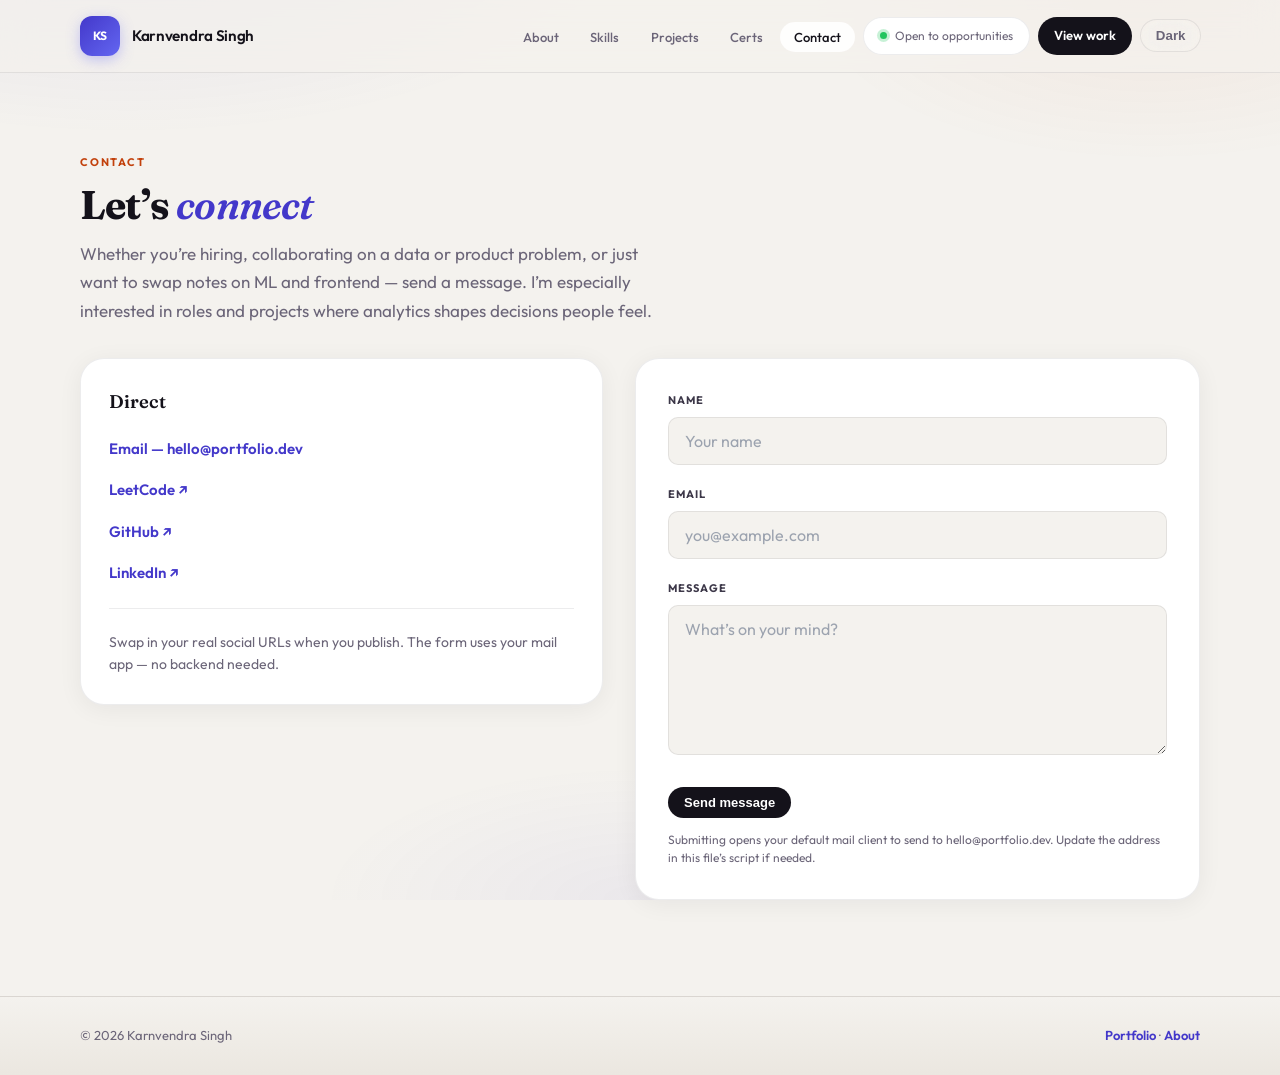
<file: contact.html>
<!DOCTYPE html>
<html lang="en">
<head>
<meta charset="UTF-8">
<meta name="viewport" content="width=device-width, initial-scale=1.0">
<title>Contact — Karnvendra Singh</title>
<link rel="preconnect" href="https://fonts.googleapis.com">
<link rel="preconnect" href="https://fonts.gstatic.com" crossorigin>
<link href="https://fonts.googleapis.com/css2?family=Fraunces:ital,opsz,wght@0,9..144,400;0,9..144,600;0,9..144,700;1,9..144,400&family=Outfit:wght@300;400;500;600;700&display=swap" rel="stylesheet">
<link rel="stylesheet" href="portfolio.css">
</head>
<body>

<header>
  <nav class="wrap">
    <a href="portfolio.html" class="brand" aria-label="Home">
      <span class="brand-mark">KS</span>
      <span>Karnvendra Singh</span>
    </a>
    <div class="nav-actions">
      <ul class="nav-links">
        <li><a href="portfolio.html#about">About</a></li>
        <li><a href="portfolio.html#skills">Skills</a></li>
        <li><a href="portfolio.html#projects">Projects</a></li>
        <li><a href="portfolio.html#certs">Certs</a></li>
        <li><a href="contact.html" aria-current="page">Contact</a></li>
      </ul>
      <span class="status-chip" aria-hidden="true"><span class="dot"></span>Open to opportunities</span>
      <a href="portfolio.html#projects" class="pill pill-primary">View work</a>
      <button class="theme-toggle" id="themeToggle" type="button" aria-label="Toggle theme">
        <span class="theme-toggle__label" id="themeToggleLabel">Dark</span>
      </button>
    </div>
  </nav>
</header>

<main>
  <section class="contact-page-section wrap" aria-labelledby="contact-heading">
    <div class="contact-hero">
      <p class="eyebrow">Contact</p>
      <h1 id="contact-heading" class="section-title">Let’s <em>connect</em></h1>
      <p class="contact-lead">
        Whether you’re hiring, collaborating on a data or product problem, or just want to swap notes on ML and frontend
        — send a message. I’m especially interested in roles and projects where analytics shapes decisions people feel.
      </p>
    </div>

    <div class="contact-panel">
      <aside class="contact-aside reveal">
        <h3>Direct</h3>
        <ul class="contact-link-list">
          <li><a href="mailto:hello@portfolio.dev">Email — hello@portfolio.dev</a></li>
          <li><a href="https://leetcode.com" target="_blank" rel="noopener noreferrer">LeetCode ↗</a></li>
          <li><a href="https://github.com" target="_blank" rel="noopener noreferrer">GitHub ↗</a></li>
          <li><a href="https://linkedin.com" target="_blank" rel="noopener noreferrer">LinkedIn ↗</a></li>
        </ul>
        <p class="contact-note">
          Swap in your real social URLs when you publish. The form uses your mail app — no backend needed.
        </p>
      </aside>

      <div class="contact-form-card reveal">
        <form id="contact-form" novalidate>
          <div class="form-group">
            <label for="name">Name</label>
            <input id="name" name="name" type="text" autocomplete="name" placeholder="Your name" required>
          </div>
          <div class="form-group">
            <label for="email">Email</label>
            <input id="email" name="email" type="email" autocomplete="email" placeholder="you@example.com" required>
          </div>
          <div class="form-group">
            <label for="message">Message</label>
            <textarea id="message" name="message" placeholder="What’s on your mind?" required></textarea>
          </div>
          <button type="submit" class="pill pill-primary form-submit">Send message</button>
          <p class="form-hint">Submitting opens your default mail client to send to hello@portfolio.dev. Update the address in this file’s script if needed.</p>
        </form>
      </div>
    </div>
  </section>
</main>

<footer class="site-footer">
  <div class="wrap">
    <span>© 2026 Karnvendra Singh</span>
    <span><a href="portfolio.html">Portfolio</a> · <a href="portfolio.html#about">About</a></span>
  </div>
</footer>

<script>
  // Theme toggle (dark/light) using CSS variables.
  (function () {
    const htmlEl = document.documentElement;
    const themeToggle = document.getElementById('themeToggle');
    const label = document.getElementById('themeToggleLabel');
    if (!themeToggle) return;

    function setTheme(theme) {
      htmlEl.setAttribute('data-theme', theme);
      if (label) label.textContent = theme === 'dark' ? 'Light' : 'Dark';
    }

    const saved = localStorage.getItem('theme');
    const prefersDark = window.matchMedia && window.matchMedia('(prefers-color-scheme: dark)').matches;
    const initial = saved || (prefersDark ? 'dark' : 'light');
    setTheme(initial);

    themeToggle.addEventListener('click', () => {
      const current = htmlEl.getAttribute('data-theme') || 'light';
      const next = current === 'dark' ? 'light' : 'dark';
      localStorage.setItem('theme', next);
      setTheme(next);
    });
  })();

  const contactEmail = 'hello@portfolio.dev';

  document.getElementById('contact-form').addEventListener('submit', function (e) {
    e.preventDefault();
    const name = document.getElementById('name').value.trim();
    const email = document.getElementById('email').value.trim();
    const message = document.getElementById('message').value.trim();
    if (!name || !email || !message) return;
    const subject = encodeURIComponent('Portfolio: message from ' + name);
    const body = encodeURIComponent(
      message + '\n\n—\n' + name + '\n' + email
    );
    window.location.href = 'mailto:' + contactEmail + '?subject=' + subject + '&body=' + body;
  });

  const observer = new IntersectionObserver(entries => {
    entries.forEach(entry => {
      if (entry.isIntersecting) entry.target.classList.add('visible');
    });
  }, { threshold: 0.12, rootMargin: '0px 0px -40px 0px' });
  document.querySelectorAll('.reveal').forEach(el => observer.observe(el));
</script>
</body>
</html>
</file>
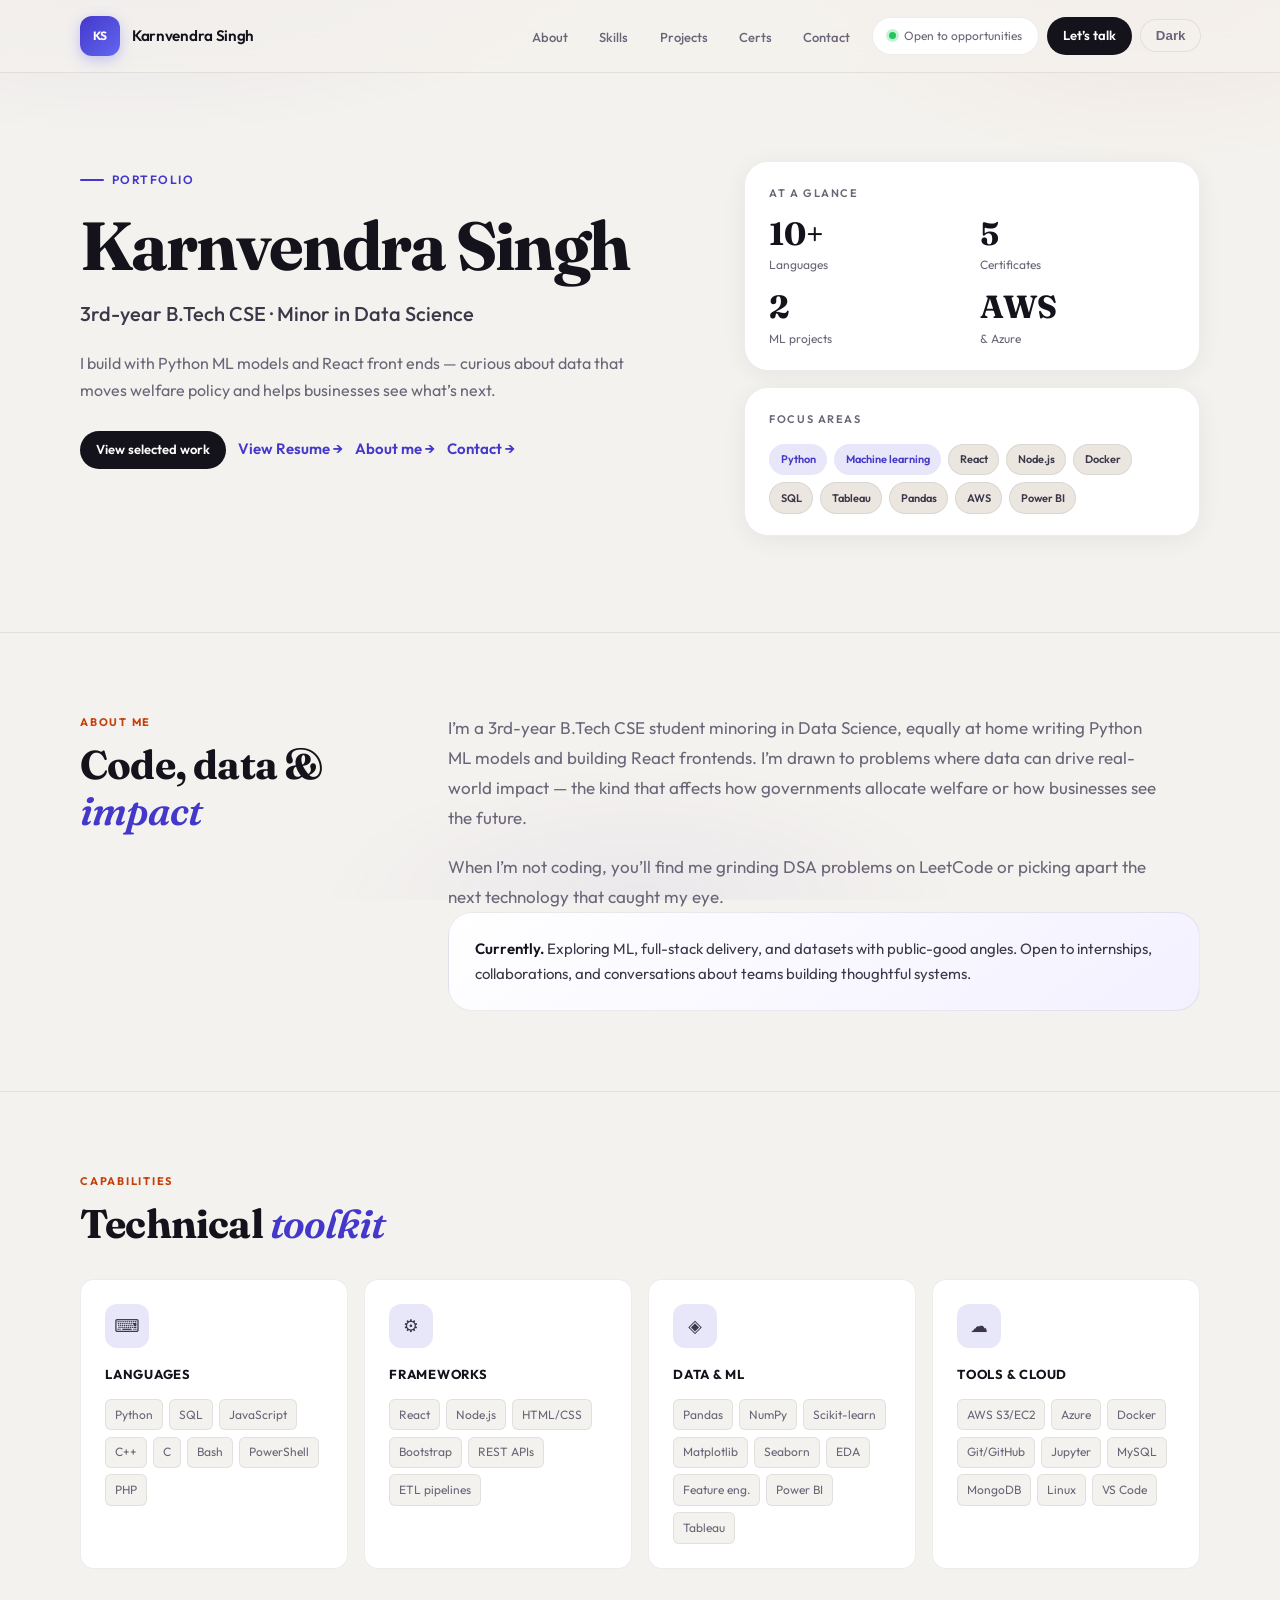
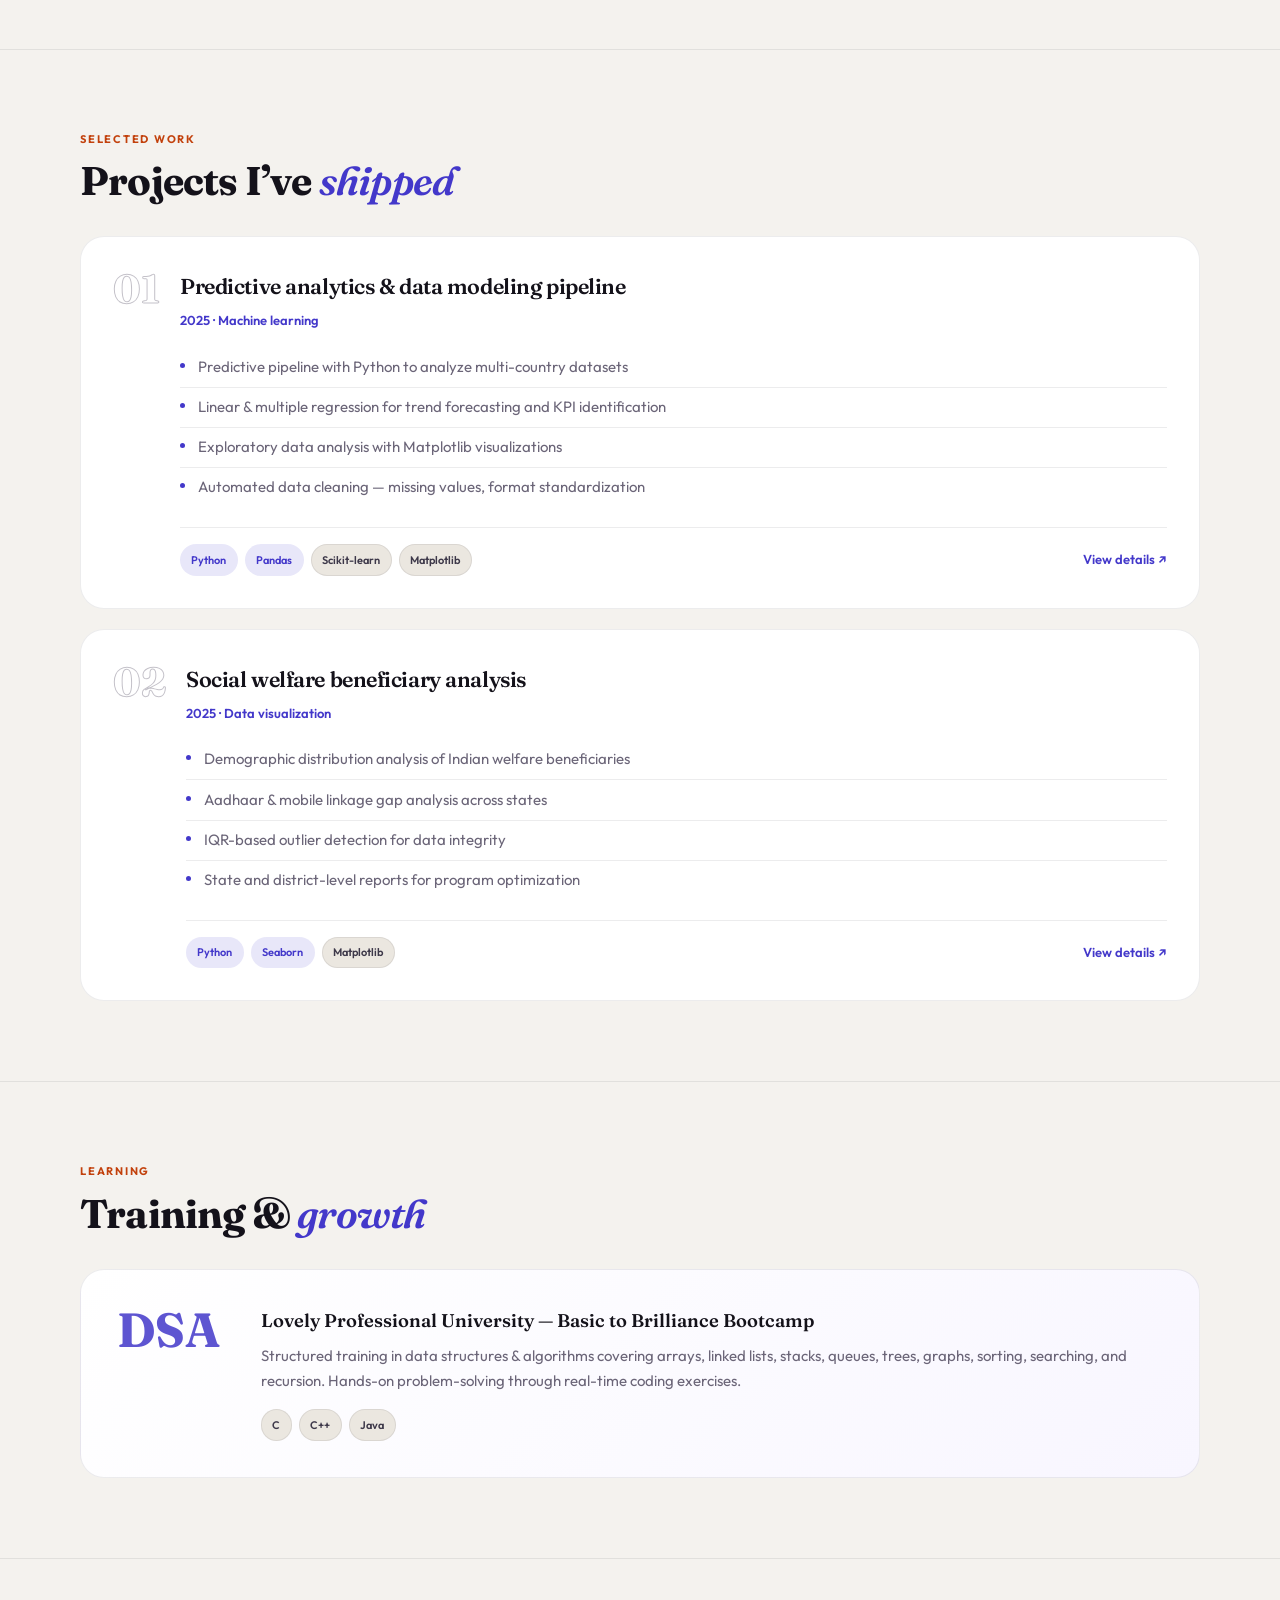
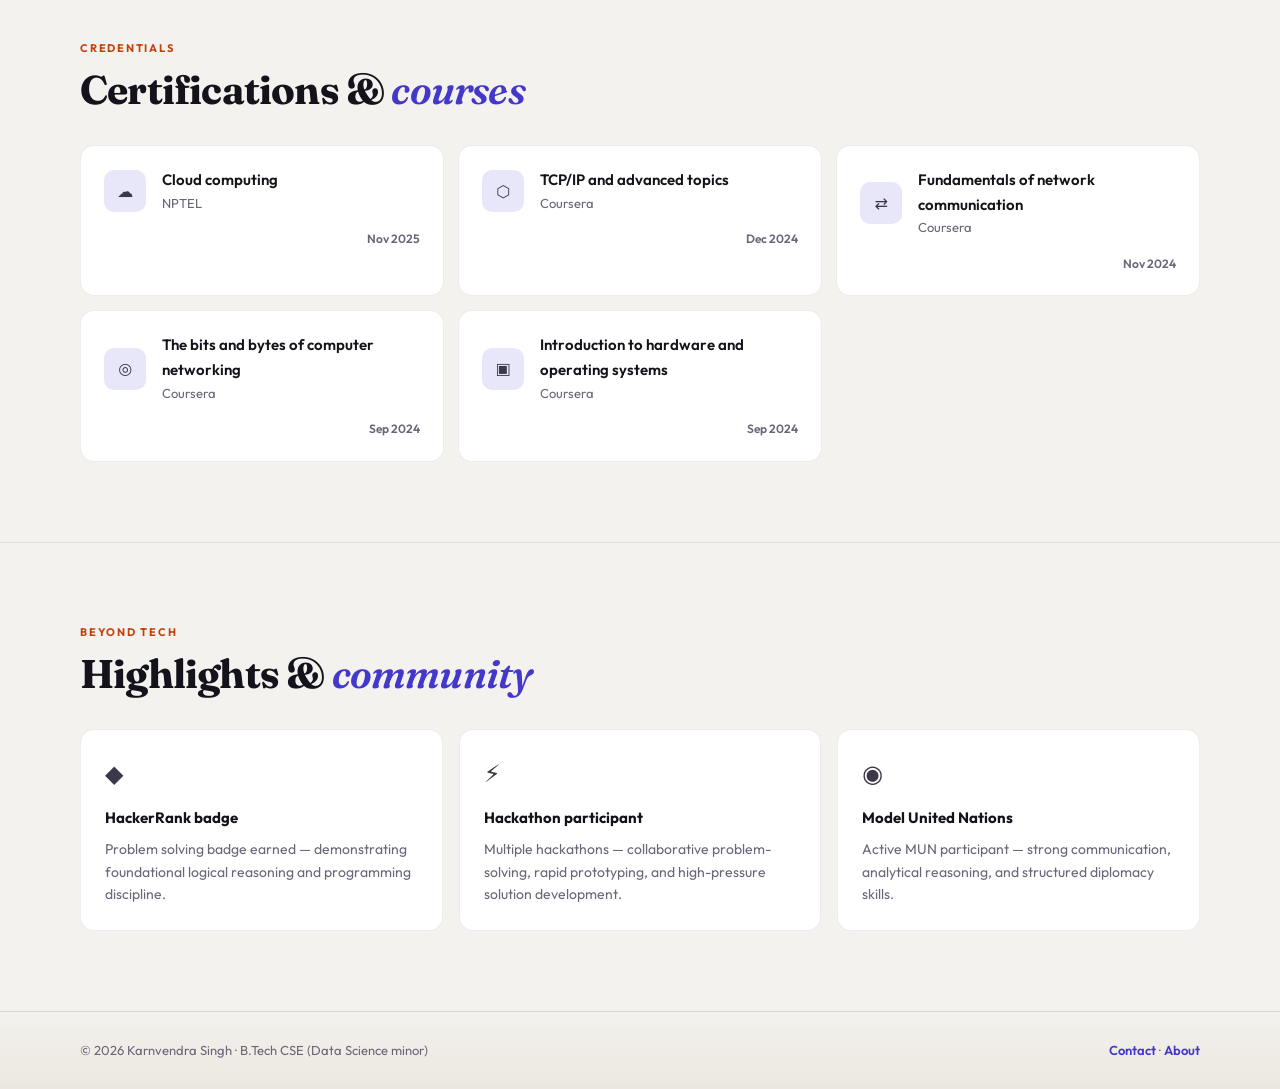
<file: portfolio.html>
<!DOCTYPE html>
<html lang="en">
<head>
<meta charset="UTF-8">
<meta name="viewport" content="width=device-width, initial-scale=1.0">
<title>Karnvendra Singh — Portfolio</title>
<link rel="preconnect" href="https://fonts.googleapis.com">
<link rel="preconnect" href="https://fonts.gstatic.com" crossorigin>
<link href="https://fonts.googleapis.com/css2?family=Fraunces:ital,opsz,wght@0,9..144,400;0,9..144,600;0,9..144,700;1,9..144,400&family=Outfit:wght@300;400;500;600;700&display=swap" rel="stylesheet">
<link rel="stylesheet" href="portfolio.css">

</head>
<body>

<header>
  <nav class="wrap">
    <a href="portfolio.html" class="brand" aria-label="Home">
      <span class="brand-mark">KS</span>
      <span>Karnvendra Singh</span>
    </a>
    <div class="nav-actions">
      <ul class="nav-links">
        <li><a href="portfolio.html#about">About</a></li>
        <li><a href="#skills">Skills</a></li>
        <li><a href="#projects">Projects</a></li>
        <li><a href="#certs">Certs</a></li>
        <li><a href="contact.html">Contact</a></li>
      </ul>
      <span class="status-chip" aria-hidden="true"><span class="dot"></span>Open to opportunities</span>
      <a href="contact.html" class="pill pill-primary">Let’s talk</a>
      <button class="theme-toggle" id="themeToggle" type="button" aria-label="Toggle theme">
        <span class="theme-toggle__label" id="themeToggleLabel">Dark</span>
      </button>
    </div>
  </nav>
</header>

<section class="hero">
  <div class="wrap hero-grid">
    <div>
      <p class="hero-kicker">Portfolio</p>
      <h1 class="hero-name">Karnvendra Singh</h1>
      <p class="hero-role">3rd-year B.Tech CSE · Minor in Data Science</p>
      <p class="hero-bio">
        I build with Python ML models and React front ends — curious about data that moves welfare policy and helps businesses see what’s next.
      </p>
      <div class="hero-cta">
        <a href="#projects" class="pill pill-primary">View selected work</a>
        <a href="./kvps.pdf" class="link-arrow" download="Resume.pdf">View Resume →</a>
        <a href="#about" class="link-arrow">About me →</a>
        <a href="contact.html" class="link-arrow">Contact →</a>
      </div>
    </div>

    <aside class="bento" aria-label="Highlights">
      <div class="bento-card span-2">
        <div class="bento-label">At a glance</div>
        <div class="bento-stats">
          <div>
            <div class="stat-num">10+</div>
            <div class="stat-caption">Languages</div>
          </div>
          <div>
            <div class="stat-num">5</div>
            <div class="stat-caption">Certificates</div>
          </div>
          <div>
            <div class="stat-num">2</div>
            <div class="stat-caption">ML projects</div>
          </div>
          <div>
            <div class="stat-num">AWS</div>
            <div class="stat-caption">&amp; Azure</div>
          </div>
        </div>
      </div>
      <div class="bento-card span-2">
        <div class="bento-label">Focus areas</div>
        <div class="chip-row">
          <span class="chip vivid">Python</span>
          <span class="chip vivid">Machine learning</span>
          <span class="chip">React</span>
          <span class="chip">Node.js</span>
          <span class="chip">Docker</span>
          <span class="chip">SQL</span>
          <span class="chip">Tableau</span>
          <span class="chip">Pandas</span>
          <span class="chip">AWS</span>
          <span class="chip">Power BI</span>
        </div>
      </div>
    </aside>
  </div>
</section>

<section id="about">
  <div class="wrap about-layout">
    <div class="section-head reveal">
      <p class="eyebrow">About me</p>
      <h2 class="section-title">Code, data &amp; <em>impact</em></h2>
    </div>
    <div>
      <div class="about-prose reveal">
        <p>
          I’m a 3rd-year B.Tech CSE student minoring in Data Science, equally at home writing Python ML models
          and building React frontends. I’m drawn to problems where data can drive real-world impact — the kind
          that affects how governments allocate welfare or how businesses see the future.
        </p>
        <p>
          When I’m not coding, you’ll find me grinding DSA problems on LeetCode or picking apart the next technology
          that caught my eye.
        </p>
      </div>
      <aside class="about-aside reveal" aria-label="Quick facts">
        <strong>Currently.</strong> Exploring ML, full-stack delivery, and datasets with public-good angles.
        Open to internships, collaborations, and conversations about teams building thoughtful systems.
      </aside>
    </div>
  </div>
</section>

<section id="skills">
  <div class="wrap">
    <div class="section-head reveal">
      <p class="eyebrow">Capabilities</p>
      <h2 class="section-title">Technical <em>toolkit</em></h2>
    </div>
    <div class="skills-grid">
      <div class="skill-card reveal">
        <div class="skill-icon">⌨</div>
        <h3>Languages</h3>
        <ul class="skill-list">
          <li>Python</li><li>SQL</li><li>JavaScript</li><li>C++</li>
          <li>C</li><li>Bash</li><li>PowerShell</li><li>PHP</li>
        </ul>
      </div>
      <div class="skill-card reveal">
        <div class="skill-icon">⚙</div>
        <h3>Frameworks</h3>
        <ul class="skill-list">
          <li>React</li><li>Node.js</li><li>HTML/CSS</li><li>Bootstrap</li>
          <li>REST APIs</li><li>ETL pipelines</li>
        </ul>
      </div>
      <div class="skill-card reveal">
        <div class="skill-icon">◈</div>
        <h3>Data &amp; ML</h3>
        <ul class="skill-list">
          <li>Pandas</li><li>NumPy</li><li>Scikit-learn</li><li>Matplotlib</li>
          <li>Seaborn</li><li>EDA</li><li>Feature eng.</li><li>Power BI</li><li>Tableau</li>
        </ul>
      </div>
      <div class="skill-card reveal">
        <div class="skill-icon">☁</div>
        <h3>Tools &amp; cloud</h3>
        <ul class="skill-list">
          <li>AWS S3/EC2</li><li>Azure</li><li>Docker</li><li>Git/GitHub</li>
          <li>Jupyter</li><li>MySQL</li><li>MongoDB</li><li>Linux</li><li>VS Code</li>
        </ul>
      </div>
    </div>
  </div>
</section>

<section id="projects">
  <div class="wrap">
    <div class="section-head reveal">
      <p class="eyebrow">Selected work</p>
      <h2 class="section-title">Projects I’ve <em>shipped</em></h2>
    </div>
    <div class="projects-stack">
      <article class="project reveal">
        <div class="project-index">01</div>
        <div class="project-body">
          <h3>Predictive analytics &amp; data modeling pipeline</h3>
          <p class="project-meta">2025 · Machine learning</p>
          <ul class="project-desc">
            <li>Predictive pipeline with Python to analyze multi-country datasets</li>
            <li>Linear &amp; multiple regression for trend forecasting and KPI identification</li>
            <li>Exploratory data analysis with Matplotlib visualizations</li>
            <li>Automated data cleaning — missing values, format standardization</li>
          </ul>
          <div class="project-foot">
            <div class="chip-row">
              <span class="chip vivid">Python</span>
              <span class="chip vivid">Pandas</span>
              <span class="chip">Scikit-learn</span>
              <span class="chip">Matplotlib</span>
            </div>
            <a href="#" class="project-link">View details ↗</a>
          </div>
        </div>
      </article>
      <article class="project reveal">
        <div class="project-index">02</div>
        <div class="project-body">
          <h3>Social welfare beneficiary analysis</h3>
          <p class="project-meta">2025 · Data visualization</p>
          <ul class="project-desc">
            <li>Demographic distribution analysis of Indian welfare beneficiaries</li>
            <li>Aadhaar &amp; mobile linkage gap analysis across states</li>
            <li>IQR-based outlier detection for data integrity</li>
            <li>State and district-level reports for program optimization</li>
          </ul>
          <div class="project-foot">
            <div class="chip-row">
              <span class="chip vivid">Python</span>
              <span class="chip vivid">Seaborn</span>
              <span class="chip">Matplotlib</span>
            </div>
            <a href="#" class="project-link">View details ↗</a>
          </div>
        </div>
      </article>
    </div>
  </div>
</section>

<section>
  <div class="wrap">
    <div class="section-head reveal">
      <p class="eyebrow">Learning</p>
      <h2 class="section-title">Training &amp; <em>growth</em></h2>
    </div>
    <div class="training-block reveal">
      <div class="training-badge">DSA</div>
      <div>
        <h3>Lovely Professional University — Basic to Brilliance Bootcamp</h3>
        <p>
          Structured training in data structures &amp; algorithms covering arrays, linked lists, stacks, queues, trees,
          graphs, sorting, searching, and recursion. Hands-on problem-solving through real-time coding exercises.
        </p>
        <div class="chip-row">
          <span class="chip">C</span>
          <span class="chip">C++</span>
          <span class="chip">Java</span>
        </div>
      </div>
    </div>
  </div>
</section>

<section id="certs">
  <div class="wrap">
    <div class="section-head reveal">
      <p class="eyebrow">Credentials</p>
      <h2 class="section-title">Certifications &amp; <em>courses</em></h2>
    </div>
    <div class="cert-list reveal">
      <div class="cert-row">
        <div class="cert-main">
          <div class="cert-ico">☁</div>
          <div>
            <div class="cert-name">Cloud computing</div>
            <div class="cert-issuer">NPTEL</div>
          </div>
        </div>
        <div class="cert-date">Nov 2025</div>
      </div>
      <div class="cert-row">
        <div class="cert-main">
          <div class="cert-ico">⬡</div>
          <div>
            <div class="cert-name">TCP/IP and advanced topics</div>
            <div class="cert-issuer">Coursera</div>
          </div>
        </div>
        <div class="cert-date">Dec 2024</div>
      </div>
      <div class="cert-row">
        <div class="cert-main">
          <div class="cert-ico">⇄</div>
          <div>
            <div class="cert-name">Fundamentals of network communication</div>
            <div class="cert-issuer">Coursera</div>
          </div>
        </div>
        <div class="cert-date">Nov 2024</div>
      </div>
      <div class="cert-row">
        <div class="cert-main">
          <div class="cert-ico">◎</div>
          <div>
            <div class="cert-name">The bits and bytes of computer networking</div>
            <div class="cert-issuer">Coursera</div>
          </div>
        </div>
        <div class="cert-date">Sep 2024</div>
      </div>
      <div class="cert-row">
        <div class="cert-main">
          <div class="cert-ico">▣</div>
          <div>
            <div class="cert-name">Introduction to hardware and operating systems</div>
            <div class="cert-issuer">Coursera</div>
          </div>
        </div>
        <div class="cert-date">Sep 2024</div>
      </div>
    </div>
  </div>
</section>

<section>
  <div class="wrap">
    <div class="section-head reveal">
      <p class="eyebrow">Beyond tech</p>
      <h2 class="section-title">Highlights &amp; <em>community</em></h2>
    </div>
    <div class="achieve-grid">
      <div class="achieve-card reveal">
        <span class="achieve-emoji">◆</span>
        <strong>HackerRank badge</strong>
        <p>Problem solving badge earned — demonstrating foundational logical reasoning and programming discipline.</p>
      </div>
      <div class="achieve-card reveal">
        <span class="achieve-emoji">⚡</span>
        <strong>Hackathon participant</strong>
        <p>Multiple hackathons — collaborative problem-solving, rapid prototyping, and high-pressure solution development.</p>
      </div>
      <div class="achieve-card reveal">
        <span class="achieve-emoji">◉</span>
        <strong>Model United Nations</strong>
        <p>Active MUN participant — strong communication, analytical reasoning, and structured diplomacy skills.</p>
      </div>
    </div>
  </div>
</section>

<footer class="site-footer">
  <div class="wrap">
    <span>© 2026 Karnvendra Singh · B.Tech CSE (Data Science minor)</span>
    <span><a href="contact.html">Contact</a> · <a href="portfolio.html#about">About</a></span>
  </div>
</footer>

<script>
  // Theme toggle (dark/light) using CSS variables.
  (function () {
    const htmlEl = document.documentElement;
    const themeToggle = document.getElementById('themeToggle');
    const label = document.getElementById('themeToggleLabel');
    if (!themeToggle) return;

    function setTheme(theme) {
      htmlEl.setAttribute('data-theme', theme);
      if (label) label.textContent = theme === 'dark' ? 'Light' : 'Dark';
    }

    const saved = localStorage.getItem('theme');
    const prefersDark = window.matchMedia && window.matchMedia('(prefers-color-scheme: dark)').matches;
    const initial = saved || (prefersDark ? 'dark' : 'light');
    setTheme(initial);

    themeToggle.addEventListener('click', () => {
      const current = htmlEl.getAttribute('data-theme') || 'light';
      const next = current === 'dark' ? 'light' : 'dark';
      localStorage.setItem('theme', next);
      setTheme(next);
    });
  })();

  const observer = new IntersectionObserver(entries => {
    entries.forEach(entry => {
      if (entry.isIntersecting) entry.target.classList.add('visible');
    });
  }, { threshold: 0.12, rootMargin: '0px 0px -40px 0px' });
  document.querySelectorAll('.reveal').forEach(el => observer.observe(el));
</script>
</body>
</html>
</file>
<file: portfolio.css>
*, *::before, *::after { margin: 0; padding: 0; box-sizing: border-box; }

  :root {
    --bg: #f4f2ee;
    --bg-deep: #ebe7e0;
    --surface: #ffffff;
    --ink: #14121a;
    --ink-soft: #3d3849;
    --muted: #6b6578;
    --line: rgba(20, 18, 26, 0.08);
    --accent: #4338ca;
    --accent-soft: rgba(67, 56, 202, 0.12);
    --accent-glow: rgba(99, 102, 241, 0.35);
    --warm: #c2410c;
    --radius-lg: 24px;
    --radius-md: 14px;
    --radius-sm: 10px;
    --shadow: 0 4px 24px rgba(20, 18, 26, 0.06);
    --shadow-hover: 0 12px 40px rgba(20, 18, 26, 0.1);
    --font-sans: 'Outfit', system-ui, sans-serif;
    --font-display: 'Fraunces', Georgia, serif;
    --max: 1120px;
    --nav-h: 72px;
  }

  /* Dark theme overrides (toggle via JS) */
  html[data-theme="dark"] {
    --bg: #0F172A;
    --bg-deep: rgba(255, 255, 255, 0.05);
    --surface: rgba(255, 255, 255, 0.085);
    --ink: #F8FAFC;
    --ink-soft: rgba(148, 163, 184, 0.95);
    --muted: rgba(148, 163, 184, 0.95);
    --line: rgba(248, 250, 252, 0.18);
    --accent: #8B5CF6;
    --accent-soft: rgba(139, 92, 246, 0.26);
    --accent-glow: rgba(34, 211, 238, 0.55);
    --warm: #EC4899;
    --shadow: 0 18px 55px rgba(0, 0, 0, 0.35);
    --shadow-hover: 0 26px 80px rgba(0, 0, 0, 0.55);
  }

  html[data-theme="dark"] body::before {
    background:
      radial-gradient(ellipse 80% 50% at 10% -10%, rgba(34, 211, 238, 0.14), transparent 50%),
      radial-gradient(ellipse 60% 40% at 90% 0%, rgba(236, 72, 153, 0.10), transparent 45%),
      radial-gradient(ellipse 50% 30% at 50% 100%, rgba(139, 92, 246, 0.10), transparent 50%);
  }

  html[data-theme="dark"] header {
    background: rgba(15, 23, 42, 0.68);
  }

  html[data-theme="dark"] .nav-links a:hover {
    background: rgba(255, 255, 255, 0.08);
  }

  html[data-theme="dark"] .pill-primary {
    background: var(--accent);
    color: #fff;
  }

  html[data-theme="dark"] .chip {
    background: rgba(255, 255, 255, 0.06);
    color: var(--ink-soft);
  }

  html[data-theme="dark"] .bento-card,
  html[data-theme="dark"] .skill-card,
  html[data-theme="dark"] .project,
  html[data-theme="dark"] .training-block,
  html[data-theme="dark"] .cert-row,
  html[data-theme="dark"] .achieve-card {
    background: rgba(255, 255, 255, 0.055);
    border-color: rgba(248, 250, 252, 0.16);
    box-shadow: var(--shadow);
  }

  html[data-theme="dark"] .skill-card:hover {
    border-color: rgba(34, 211, 238, 0.25);
  }

  html[data-theme="dark"] .cert-row:hover {
    background: rgba(139, 92, 246, 0.035);
    border-color: rgba(34, 211, 238, 0.22);
  }

  html[data-theme="dark"] .theme-toggle {
    color: var(--ink);
    background: rgba(255, 255, 255, 0.06);
    border-color: rgba(248, 250, 252, 0.18);
  }

  html { scroll-behavior: smooth; }

  body {
    font-family: var(--font-sans);
    font-size: 17px;
    font-weight: 400;
    line-height: 1.65;
    color: var(--ink-soft);
    background: var(--bg);
    overflow-x: hidden;
    -webkit-font-smoothing: antialiased;
  }

  /* Subtle mesh background */
  body::before {
    content: '';
    position: fixed;
    inset: 0;
    background:
      radial-gradient(ellipse 80% 50% at 10% -10%, rgba(67, 56, 202, 0.09), transparent 50%),
      radial-gradient(ellipse 60% 40% at 90% 0%, rgba(194, 65, 12, 0.06), transparent 45%),
      radial-gradient(ellipse 50% 30% at 50% 100%, rgba(67, 56, 202, 0.05), transparent 50%);
    pointer-events: none;
    z-index: -1;
  }

  a { color: inherit; text-decoration: none; }

  .wrap {
    width: min(100% - 2.5rem, var(--max));
    margin-inline: auto;
  }

  /* —— Nav —— */
  header {
    position: sticky;
    top: 0;
    z-index: 50;
    background: rgba(244, 242, 238, 0.72);
    backdrop-filter: blur(16px);
    border-bottom: 1px solid var(--line);
  }

  nav {
    height: var(--nav-h);
    display: flex;
    align-items: center;
    justify-content: space-between;
    gap: 1rem;
  }

  .brand {
    display: flex;
    align-items: center;
    gap: 0.75rem;
    font-weight: 600;
    font-size: 0.95rem;
    color: var(--ink);
    letter-spacing: -0.02em;
  }

  .brand-mark {
    width: 40px;
    height: 40px;
    border-radius: 12px;
    background: linear-gradient(135deg, var(--accent) 0%, #6366f1 100%);
    display: grid;
    place-items: center;
    color: #fff;
    font-size: 0.75rem;
    font-weight: 700;
    box-shadow: 0 4px 14px var(--accent-glow);
  }

  .nav-actions {
    display: flex;
    align-items: center;
    gap: 0.5rem;
  }

  .nav-links {
    display: flex;
    list-style: none;
    gap: 0.25rem;
  }

  .nav-links a {
    padding: 0.45rem 0.85rem;
    font-size: 0.8125rem;
    font-weight: 500;
    color: var(--muted);
    border-radius: 999px;
    transition: color 0.2s, background 0.2s;
  }

  .nav-links a:hover {
    color: var(--ink);
    background: rgba(255, 255, 255, 0.7);
  }

  .nav-links a[aria-current="page"] {
    color: var(--ink);
    background: rgba(255, 255, 255, 0.85);
  }

  .pill {
    display: inline-flex;
    align-items: center;
    gap: 0.4rem;
    padding: 0.5rem 1rem;
    font-size: 0.8125rem;
    font-weight: 600;
    border-radius: 999px;
    border: none;
    cursor: pointer;
    transition: transform 0.2s, box-shadow 0.2s;
  }

  .pill-primary {
    background: var(--ink);
    color: #fff;
  }

  /* Theme toggle button */
  .theme-toggle {
    padding: 0.5rem 0.9rem;
    border-radius: 999px;
    border: 1px solid var(--line);
    background: rgba(255, 255, 255, 0.04);
    color: var(--muted);
    font-weight: 650;
    cursor: pointer;
    transition: transform 0.2s, box-shadow 0.2s, border-color 0.2s, background 0.2s;
    backdrop-filter: blur(12px);
    -webkit-backdrop-filter: blur(12px);
  }

  .theme-toggle:hover {
    transform: translateY(-1px);
    border-color: var(--accent-soft);
    box-shadow: var(--shadow-soft);
    background: rgba(255, 255, 255, 0.06);
  }

  .pill-primary:hover {
    transform: translateY(-1px);
    box-shadow: var(--shadow-hover);
  }

  .status-chip {
    display: none;
    align-items: center;
    gap: 0.5rem;
    padding: 0.5rem 1rem;
    font-size: 0.75rem;
    color: var(--muted);
    background: var(--surface);
    border-radius: 999px;
    border: 1px solid var(--line);
  }

  .status-chip .dot {
    width: 7px;
    height: 7px;
    border-radius: 50%;
    background: #22c55e;
    box-shadow: 0 0 0 3px rgba(34, 197, 94, 0.25);
  }

  @media (min-width: 900px) {
    .status-chip { display: inline-flex; }
  }

  /* —— Hero —— */
  .hero {
    padding: clamp(3rem, 8vw, 5.5rem) 0 clamp(4rem, 10vw, 6rem);
    border-top: none;
  }

  .hero-grid {
    display: grid;
    gap: clamp(2rem, 5vw, 3.5rem);
    align-items: start;
  }

  @media (min-width: 960px) {
    .hero-grid {
      grid-template-columns: 1.15fr 0.85fr;
      gap: 3rem;
    }
  }

  .hero-kicker {
    display: inline-flex;
    align-items: center;
    gap: 0.5rem;
    font-size: 0.75rem;
    font-weight: 600;
    letter-spacing: 0.12em;
    text-transform: uppercase;
    color: var(--accent);
    margin-bottom: 1.25rem;
  }

  .hero-kicker::before {
    content: '';
    width: 24px;
    height: 2px;
    background: var(--accent);
    border-radius: 2px;
  }

  .hero-name {
    font-family: var(--font-display);
    font-size: clamp(2.75rem, 7vw, 4.25rem);
    font-weight: 700;
    font-optical-sizing: auto;
    letter-spacing: -0.03em;
    line-height: 1.05;
    color: var(--ink);
    margin-bottom: 1rem;
  }

  .hero-role {
    font-size: clamp(1.05rem, 2.2vw, 1.25rem);
    font-weight: 500;
    color: var(--ink-soft);
    margin-bottom: 1.25rem;
    max-width: 32ch;
  }

  .hero-bio {
    font-size: 1rem;
    color: var(--muted);
    max-width: 52ch;
    margin-bottom: 1.75rem;
  }

  .hero-cta {
    display: flex;
    flex-wrap: wrap;
    gap: 0.75rem;
    align-items: center;
  }

  .link-arrow {
    display: inline-flex;
    align-items: center;
    gap: 0.35rem;
    font-size: 0.9375rem;
    font-weight: 600;
    color: var(--accent);
    transition: gap 0.2s;
  }

  .link-arrow:hover { gap: 0.55rem; }

  /* Bento */
  .bento {
    display: grid;
    gap: 1rem;
  }

  @media (min-width: 560px) {
    .bento {
      grid-template-columns: repeat(2, 1fr);
    }
  }

  .bento-card {
    background: var(--surface);
    border-radius: var(--radius-lg);
    padding: 1.35rem 1.5rem;
    border: 1px solid var(--line);
    box-shadow: var(--shadow);
    transition: box-shadow 0.25s, transform 0.25s;
  }

  .bento-card:hover {
    box-shadow: var(--shadow-hover);
    transform: translateY(-2px);
  }

  .bento-card.span-2 {
    grid-column: span 2;
  }

  .bento-label {
    font-size: 0.6875rem;
    font-weight: 600;
    letter-spacing: 0.14em;
    text-transform: uppercase;
    color: var(--muted);
    margin-bottom: 1rem;
  }

  .bento-stats {
    display: grid;
    grid-template-columns: 1fr 1fr;
    gap: 1rem;
  }

  .stat-num {
    font-family: var(--font-display);
    font-size: 2rem;
    font-weight: 700;
    color: var(--ink);
    line-height: 1;
  }

  .stat-caption {
    font-size: 0.75rem;
    color: var(--muted);
    margin-top: 0.35rem;
  }

  .chip-row {
    display: flex;
    flex-wrap: wrap;
    gap: 0.45rem;
  }

  .chip {
    font-size: 0.6875rem;
    font-weight: 600;
    padding: 0.35rem 0.65rem;
    border-radius: 999px;
    background: var(--bg-deep);
    color: var(--ink-soft);
    border: 1px solid var(--line);
  }

  .chip.vivid {
    background: var(--accent-soft);
    color: var(--accent);
    border-color: transparent;
  }

  /* —— Sections —— */
  section {
    padding: clamp(3.5rem, 8vw, 5rem) 0;
    border-top: 1px solid var(--line);
  }

  .section-head {
    margin-bottom: 2rem;
  }

  .eyebrow {
    font-size: 0.6875rem;
    font-weight: 700;
    letter-spacing: 0.16em;
    text-transform: uppercase;
    color: var(--warm);
    margin-bottom: 0.65rem;
  }

  .section-title {
    font-family: var(--font-display);
    font-size: clamp(1.75rem, 4vw, 2.5rem);
    font-weight: 700;
    letter-spacing: -0.02em;
    color: var(--ink);
    line-height: 1.15;
  }

  .section-title em {
    font-style: italic;
    font-weight: 600;
    color: var(--accent);
  }

  /* Skills */
  .skills-grid {
    display: grid;
    gap: 1rem;
    grid-template-columns: repeat(auto-fit, minmax(260px, 1fr));
  }

  .skill-card {
    background: var(--surface);
    border-radius: var(--radius-md);
    padding: 1.5rem;
    border: 1px solid var(--line);
    transition: border-color 0.2s, box-shadow 0.2s;
  }

  .skill-card:hover {
    border-color: rgba(67, 56, 202, 0.25);
    box-shadow: var(--shadow);
  }

  .skill-icon {
    width: 44px;
    height: 44px;
    border-radius: 12px;
    background: var(--accent-soft);
    display: grid;
    place-items: center;
    font-size: 1.1rem;
    margin-bottom: 1rem;
  }

  .skill-card h3 {
    font-size: 0.8125rem;
    font-weight: 700;
    letter-spacing: 0.06em;
    text-transform: uppercase;
    color: var(--ink);
    margin-bottom: 0.85rem;
  }

  .skill-list {
    list-style: none;
    display: flex;
    flex-wrap: wrap;
    gap: 0.4rem;
  }

  .skill-list li {
    font-size: 0.75rem;
    padding: 0.3rem 0.55rem;
    background: var(--bg);
    border-radius: 6px;
    color: var(--muted);
    border: 1px solid var(--line);
  }

  /* Projects */
  .projects-stack {
    display: flex;
    flex-direction: column;
    gap: 1.25rem;
  }

  .project {
    background: var(--surface);
    border-radius: var(--radius-lg);
    padding: clamp(1.5rem, 4vw, 2rem);
    border: 1px solid var(--line);
    display: grid;
    gap: 1.25rem;
    transition: box-shadow 0.25s;
  }

  @media (min-width: 800px) {
    .project {
      grid-template-columns: auto 1fr;
      align-items: start;
    }
  }

  .project:hover {
    box-shadow: var(--shadow-hover);
  }

  .project-index {
    font-family: var(--font-display);
    font-size: 2.5rem;
    font-weight: 700;
    line-height: 1;
    color: transparent;
    -webkit-text-stroke: 1px var(--muted);
    opacity: 0.4;
  }

  .project-body h3 {
    font-family: var(--font-display);
    font-size: clamp(1.15rem, 2.2vw, 1.35rem);
    font-weight: 600;
    color: var(--ink);
    margin-bottom: 0.35rem;
    letter-spacing: -0.02em;
  }

  .project-meta {
    font-size: 0.8125rem;
    font-weight: 600;
    color: var(--accent);
    margin-bottom: 1rem;
  }

  .project-desc {
    list-style: none;
    margin-bottom: 1.25rem;
  }

  .project-desc li {
    font-size: 0.9375rem;
    color: var(--muted);
    padding: 0.45rem 0;
    padding-left: 1.1rem;
    position: relative;
    border-bottom: 1px solid var(--line);
  }

  .project-desc li:last-child { border-bottom: none; }

  .project-desc li::before {
    content: '';
    position: absolute;
    left: 0;
    top: 0.95rem;
    width: 5px;
    height: 5px;
    border-radius: 50%;
    background: var(--accent);
  }

  .project-foot {
    display: flex;
    flex-wrap: wrap;
    justify-content: space-between;
    align-items: center;
    gap: 1rem;
    padding-top: 1rem;
    border-top: 1px solid var(--line);
  }

  .project-link {
    font-size: 0.8125rem;
    font-weight: 600;
    color: var(--accent);
    display: inline-flex;
    align-items: center;
    gap: 0.35rem;
  }

  .project-link:hover { text-decoration: underline; }

  /* Training */
  .training-block {
    background: linear-gradient(135deg, var(--surface) 0%, #f8f6ff 100%);
    border-radius: var(--radius-lg);
    padding: clamp(1.5rem, 4vw, 2.25rem);
    border: 1px solid var(--line);
    display: grid;
    gap: 1.5rem;
  }

  @media (min-width: 700px) {
    .training-block {
      grid-template-columns: 120px 1fr;
      align-items: start;
    }
  }

  .training-badge {
    font-family: var(--font-display);
    font-size: 3rem;
    font-weight: 700;
    line-height: 1;
    color: var(--accent);
    opacity: 0.85;
  }

  .training-block h3 {
    font-family: var(--font-display);
    font-size: 1.15rem;
    font-weight: 600;
    color: var(--ink);
    margin-bottom: 0.5rem;
  }

  .training-block p {
    font-size: 0.9375rem;
    color: var(--muted);
    margin-bottom: 1rem;
  }

  /* Certs */
  .cert-list {
    display: grid;
    grid-template-columns: repeat(auto-fit, minmax(270px, 1fr));
    gap: 14px;
    border-radius: var(--radius-md);
    border: none;
    overflow: visible;
    background: transparent;
    padding: 0;
  }

  .cert-row {
    display: flex;
    flex-direction: column;
    justify-content: flex-start;
    align-items: flex-start;
    gap: 0.95rem;
    padding: 1.35rem 1.45rem;
    border-bottom: none;
    border: 1px solid var(--line);
    border-radius: var(--radius-md);
    background: var(--surface);
    transition: transform 0.2s ease, box-shadow 0.2s ease, background 0.15s ease, border-color 0.2s ease;
  }

  .cert-row:hover {
    transform: translateY(-3px);
    box-shadow: var(--shadow-hover);
    background: rgba(67, 56, 202, 0.02);
    border-color: rgba(67, 56, 202, 0.22);
  }

  .cert-main {
    display: flex;
    align-items: center;
    gap: 1rem;
  }

  .cert-ico {
    width: 42px;
    height: 42px;
    border-radius: 10px;
    background: var(--accent-soft);
    display: grid;
    place-items: center;
    font-size: 1rem;
    flex-shrink: 0;
  }

  .cert-name {
    font-weight: 600;
    font-size: 0.9375rem;
    color: var(--ink);
  }

  .cert-issuer {
    font-size: 0.8125rem;
    color: var(--muted);
  }

  .cert-date {
    font-size: 0.75rem;
    font-weight: 600;
    color: var(--muted);
    white-space: nowrap;
    align-self: flex-end;
  }

  /* Achievements */
  .achieve-grid {
    display: grid;
    gap: 1rem;
    grid-template-columns: repeat(auto-fit, minmax(280px, 1fr));
  }

  .achieve-card {
    background: var(--surface);
    border-radius: var(--radius-md);
    padding: 1.5rem;
    border: 1px solid var(--line);
    transition: transform 0.2s, box-shadow 0.2s;
  }

  .achieve-card:hover {
    transform: translateY(-3px);
    box-shadow: var(--shadow);
  }

  .achieve-card strong {
    display: block;
    font-size: 0.9375rem;
    font-weight: 700;
    color: var(--ink);
    margin-bottom: 0.5rem;
  }

  .achieve-card p {
    font-size: 0.875rem;
    color: var(--muted);
    line-height: 1.6;
  }

  .achieve-emoji {
    font-size: 1.5rem;
    margin-bottom: 0.75rem;
    display: block;
  }

  /* About */
  .about-layout {
    display: grid;
    gap: 2rem;
  }

  @media (min-width: 880px) {
    .about-layout {
      grid-template-columns: minmax(220px, 320px) 1fr;
      gap: 3rem;
      align-items: start;
    }

    .about-layout .section-head {
      margin-bottom: 0;
    }
  }

  .about-prose p {
    font-size: 1.0625rem;
    color: var(--muted);
    margin-bottom: 1.25rem;
    max-width: 65ch;
    line-height: 1.75;
  }

  .about-prose p:last-child {
    margin-bottom: 0;
  }

  .about-aside {
    background: linear-gradient(145deg, var(--surface) 0%, #f3f1ff 100%);
    border: 1px solid var(--line);
    border-radius: var(--radius-lg);
    padding: 1.5rem 1.65rem;
    font-size: 0.9375rem;
    color: var(--ink-soft);
    line-height: 1.65;
  }

  .about-aside strong {
    color: var(--ink);
    font-weight: 600;
  }

  /* Contact page */
  .contact-page-section {
    padding: clamp(3rem, 8vw, 5rem) 0 clamp(4rem, 10vw, 6rem);
    border-top: none;
  }

  .contact-page-section .contact-hero {
    margin-bottom: 2rem;
  }

  .contact-lead {
    font-size: 1.0625rem;
    color: var(--muted);
    max-width: 52ch;
    margin-top: 0.75rem;
    line-height: 1.7;
  }

  .contact-panel {
    display: grid;
    gap: 1.5rem;
  }

  @media (min-width: 860px) {
    .contact-panel {
      grid-template-columns: 1fr 1.08fr;
      gap: 2rem;
      align-items: start;
    }
  }

  .contact-aside {
    background: var(--surface);
    border: 1px solid var(--line);
    border-radius: var(--radius-lg);
    padding: 1.75rem;
    box-shadow: var(--shadow);
  }

  .contact-aside h3 {
    font-family: var(--font-display);
    font-size: 1.15rem;
    font-weight: 600;
    color: var(--ink);
    margin-bottom: 1rem;
  }

  .contact-link-list {
    list-style: none;
    display: flex;
    flex-direction: column;
    gap: 0.85rem;
  }

  .contact-link-list a {
    font-weight: 600;
    color: var(--accent);
    font-size: 0.9375rem;
    display: inline-flex;
    align-items: center;
    gap: 0.35rem;
    transition: gap 0.2s;
  }

  .contact-link-list a:hover {
    gap: 0.5rem;
    text-decoration: underline;
  }

  .contact-aside .contact-note {
    font-size: 0.875rem;
    color: var(--muted);
    margin-top: 1.35rem;
    line-height: 1.6;
    padding-top: 1.35rem;
    border-top: 1px solid var(--line);
  }

  .contact-form-card {
    background: var(--surface);
    border: 1px solid var(--line);
    border-radius: var(--radius-lg);
    padding: clamp(1.5rem, 4vw, 2rem);
    box-shadow: var(--shadow);
  }

  .form-group {
    margin-bottom: 1.25rem;
  }

  .form-group label {
    display: block;
    font-size: 0.6875rem;
    font-weight: 700;
    letter-spacing: 0.1em;
    text-transform: uppercase;
    color: var(--ink-soft);
    margin-bottom: 0.5rem;
  }

  .form-group input,
  .form-group textarea {
    width: 100%;
    font-family: var(--font-sans);
    font-size: 1rem;
    padding: 0.8rem 1rem;
    border-radius: var(--radius-sm);
    border: 1px solid var(--line);
    background: var(--bg);
    color: var(--ink);
    transition: border-color 0.2s, box-shadow 0.2s;
  }

  .form-group input::placeholder,
  .form-group textarea::placeholder {
    color: #9ca3af;
  }

  .form-group input:focus,
  .form-group textarea:focus {
    outline: none;
    border-color: var(--accent);
    box-shadow: 0 0 0 3px var(--accent-soft);
  }

  .form-group textarea {
    min-height: 150px;
    resize: vertical;
  }

  .form-submit {
    margin-top: 0.25rem;
  }

  .form-hint {
    font-size: 0.75rem;
    color: var(--muted);
    margin-top: 0.85rem;
    line-height: 1.5;
  }

  /* Site footer */
  .site-footer {
    padding: 1.75rem 0;
    border-top: 1px solid var(--line);
    background: linear-gradient(180deg, var(--bg) 0%, var(--bg-deep) 100%);
  }

  .site-footer .wrap {
    display: flex;
    flex-direction: column;
    gap: 0.75rem;
    align-items: center;
    text-align: center;
    font-size: 0.8125rem;
    color: var(--muted);
  }

  @media (min-width: 600px) {
    .site-footer .wrap {
      flex-direction: row;
      justify-content: space-between;
      text-align: left;
    }
  }

  .site-footer a {
    color: var(--accent);
    font-weight: 600;
  }

  .site-footer a:hover {
    text-decoration: underline;
  }

  /* Reveal */
  .reveal {
    opacity: 0;
    transform: translateY(20px);
    transition: opacity 0.6s ease, transform 0.6s ease;
  }

  .reveal.visible {
    opacity: 1;
    transform: translateY(0);
  }

  @media (max-width: 640px) {
    .nav-links { display: none; }
  }
</file>
